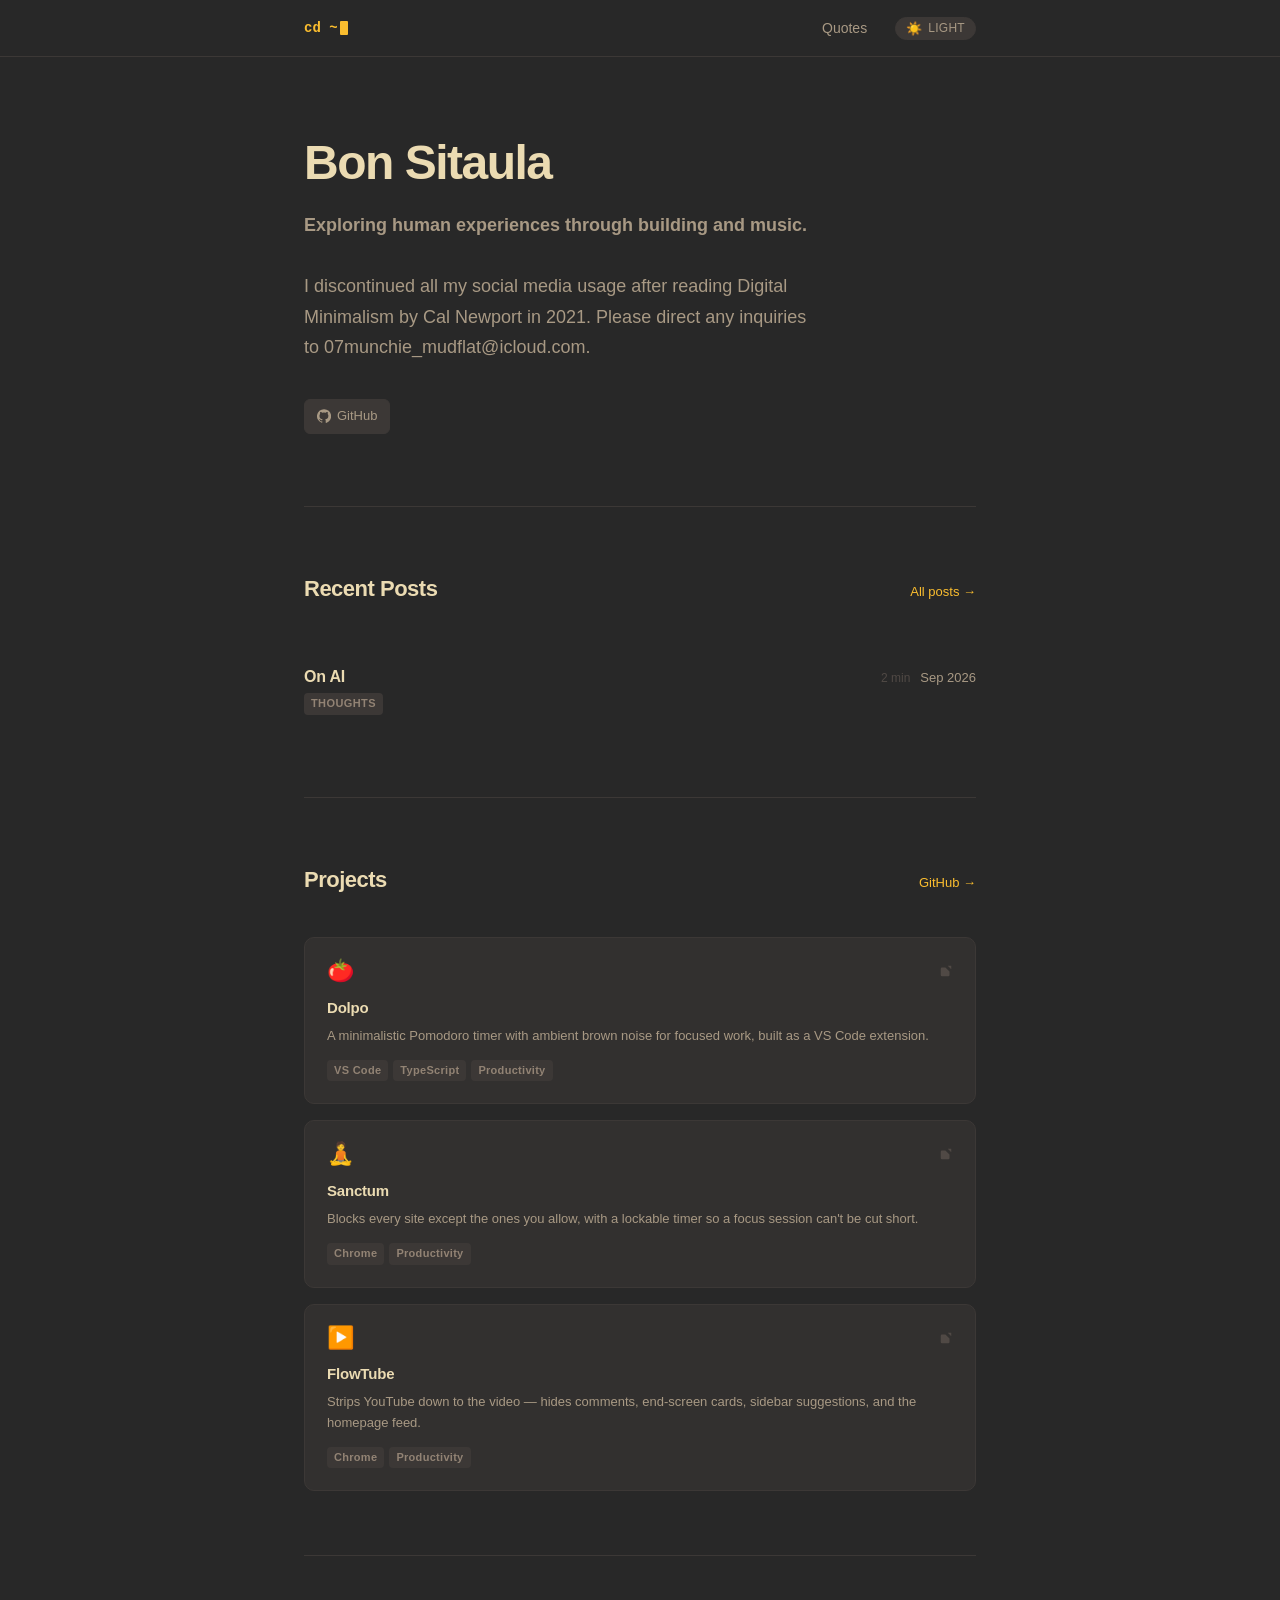
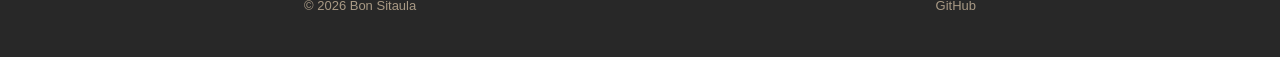
<file: index.html>
<!doctype html>
<html lang="en" data-theme="dark">
  <head>
    <meta charset="UTF-8" />
    <meta name="viewport" content="width=device-width, initial-scale=1.0" />
    <title>Bon Sitaula</title>
    <meta
      name="description"
      content=""
    />
    <style>
      :root[data-theme="dark"] {
        --bg: #282828;
        --bg-subtle: #32302f;
        --border: #3c3836;
        --text: #ebdbb2;
        --text-muted: #a89984;
        --text-faint: #504945;
        --accent: #fabd2f;
        --accent-hover: #d79921;
        --tag-bg: #3c3836;
        --tag-text: #928374;
        --toggle-bg: #3c3836;
        --toggle-icon: "☀️";
        --card-bg: #32302f;
        --card-border: #3c3836;
      }

      :root[data-theme="light"] {
        --bg: #fbf1c7;
        --bg-subtle: #f2e5bc;
        --border: #ebdbb2;
        --text: #3c3836;
        --text-muted: #7c6f64;
        --text-faint: #d5c4a1;
        --accent: #b57614;
        --accent-hover: #af3a03;
        --tag-bg: #ebdbb2;
        --tag-text: #7c6f64;
        --toggle-bg: #ebdbb2;
        --toggle-icon: "🌙";
        --card-bg: #f9f5d7;
        --card-border: #d5c4a1;
      }

      *,
      *::before,
      *::after {
        box-sizing: border-box;
        margin: 0;
        padding: 0;
      }

      html {
        scroll-behavior: smooth;
      }

      body {
        background: var(--bg);
        color: var(--text);
        font-family:
          -apple-system, BlinkMacSystemFont, "Segoe UI", Helvetica, Arial,
          sans-serif;
        font-size: 16px;
        line-height: 1.6;
        transition:
          background 0.25s,
          color 0.25s;
        -webkit-font-smoothing: antialiased;
      }

      a {
        color: inherit;
        text-decoration: none;
      }

      /* ── Layout ── */
      .container {
        max-width: 720px;
        margin: 0 auto;
        padding: 0 24px;
      }

      /* ── Nav ── */
      nav {
        position: sticky;
        top: 0;
        z-index: 100;
        background: var(--bg);
        border-bottom: 1px solid var(--border);
        transition:
          background 0.25s,
          border-color 0.25s;
      }

      nav .inner {
        display: flex;
        align-items: center;
        justify-content: space-between;
        height: 56px;
        max-width: 720px;
        margin: 0 auto;
        padding: 0 24px;
      }

      .nav-logo {
        font-size: 14px;
        font-weight: 600;
        font-family:
          "SFMono-Regular", Consolas, "Liberation Mono", Menlo, monospace;
        color: var(--accent);
        letter-spacing: 0;
        cursor: default;
        user-select: none;
      }

      .nav-logo .cursor {
        display: inline-block;
        width: 8px;
        height: 14px;
        background: var(--accent);
        margin-left: 2px;
        vertical-align: middle;
        border-radius: 1px;
        animation: blink 1.1s step-start infinite;
      }

      @keyframes blink {
        0%,
        100% {
          opacity: 1;
        }
        50% {
          opacity: 0;
        }
      }

      .nav-links {
        display: flex;
        align-items: center;
        gap: 28px;
      }

      .nav-links a {
        font-size: 14px;
        color: var(--text-muted);
        transition: color 0.15s;
      }

      .nav-links a:hover {
        color: var(--text);
      }

      /* ── Theme toggle ── */
      .theme-toggle {
        background: var(--toggle-bg);
        border: 1px solid var(--border);
        border-radius: 20px;
        padding: 4px 10px;
        cursor: pointer;
        font-size: 14px;
        color: var(--text-muted);
        display: flex;
        align-items: center;
        gap: 6px;
        transition:
          background 0.2s,
          border-color 0.2s;
        line-height: 1;
      }

      .theme-toggle:hover {
        color: var(--text);
      }

      .theme-toggle .toggle-icon {
        font-size: 13px;
        line-height: 1;
      }

      .theme-toggle .toggle-label {
        font-size: 12px;
        font-weight: 500;
        letter-spacing: 0.3px;
        text-transform: uppercase;
      }

      /* ── Hero ── */
      .hero {
        padding: 80px 0 72px;
        border-bottom: 1px solid var(--border);
      }

      .hero-eyebrow {
        font-size: 12px;
        font-weight: 600;
        letter-spacing: 1.5px;
        text-transform: uppercase;
        color: var(--accent);
        margin-bottom: 18px;
      }

      .hero h1 {
        font-size: clamp(28px, 5.5vw, 48px);
        font-weight: 800;
        letter-spacing: -1.5px;
        line-height: 1.1;
        white-space: nowrap;
        color: var(--text);
        margin-bottom: 20px;
      }

      .hero-bio {
        font-size: 18px;
        color: var(--text-muted);
        max-width: 520px;
        line-height: 1.7;
        margin-bottom: 36px;
      }

      .hero-bio strong {
        color: var(--text);
        font-weight: 600;
      }

      .social-links {
        display: flex;
        flex-wrap: wrap;
        gap: 10px;
      }

      .social-link {
        display: inline-flex;
        align-items: center;
        gap: 6px;
        font-size: 13px;
        font-weight: 500;
        color: var(--text-muted);
        background: var(--tag-bg);
        border: 1px solid var(--border);
        border-radius: 6px;
        padding: 6px 12px;
        transition:
          color 0.15s,
          border-color 0.15s;
      }

      .social-link:hover {
        color: var(--text);
        border-color: var(--text-muted);
      }

      .social-link svg {
        width: 14px;
        height: 14px;
        flex-shrink: 0;
        fill: currentColor;
      }

      /* ── Sections ── */
      section {
        padding: 64px 0;
        border-bottom: 1px solid var(--border);
      }

      .section-header {
        display: flex;
        align-items: baseline;
        justify-content: space-between;
        margin-bottom: 40px;
      }

      .section-header h2 {
        font-size: 22px;
        font-weight: 700;
        letter-spacing: -0.5px;
      }

      .section-header a {
        font-size: 13px;
        color: var(--accent);
        font-weight: 500;
        transition: color 0.15s;
      }

      .section-header a:hover {
        color: var(--accent-hover);
      }

      /* ── Blog Posts ── */
      .post-list {
        display: flex;
        flex-direction: column;
        gap: 0;
      }

      .post-item {
        display: flex;
        align-items: baseline;
        justify-content: space-between;
        gap: 16px;
        padding: 18px 0;
        border-bottom: 1px solid var(--border);
        transition: background 0.15s;
        cursor: pointer;
      }

      .post-item:last-child {
        border-bottom: none;
      }

      .post-item:hover .post-title {
        color: var(--accent);
      }

      .post-left {
        display: flex;
        flex-direction: column;
        gap: 4px;
        min-width: 0;
      }

      .post-title {
        font-size: 16px;
        font-weight: 600;
        letter-spacing: -0.2px;
        color: var(--text);
        transition: color 0.15s;
        white-space: nowrap;
        overflow: hidden;
        text-overflow: ellipsis;
      }

      .post-tags {
        display: flex;
        gap: 6px;
        flex-wrap: wrap;
      }

      .tag {
        font-size: 11px;
        font-weight: 600;
        letter-spacing: 0.4px;
        text-transform: uppercase;
        color: var(--tag-text);
        background: var(--tag-bg);
        border-radius: 4px;
        padding: 2px 7px;
      }

      .post-meta {
        display: flex;
        align-items: center;
        gap: 10px;
        flex-shrink: 0;
      }

      .post-date {
        font-size: 13px;
        color: var(--text-muted);
        font-variant-numeric: tabular-nums;
        white-space: nowrap;
      }

      .post-read-time {
        font-size: 12px;
        color: var(--text-faint);
        white-space: nowrap;
      }

      /* ── Projects ── */
      .project-grid {
        display: grid;
        grid-template-columns: 1fr;
        gap: 16px;
      }

      @media (max-width: 540px) {
        .project-grid {
          grid-template-columns: 1fr;
        }
      }

      .project-card {
        background: var(--card-bg);
        border: 1px solid var(--card-border);
        border-radius: 10px;
        padding: 22px;
        transition:
          border-color 0.2s,
          transform 0.15s;
        cursor: pointer;
      }

      .project-card:hover {
        border-color: var(--accent);
        transform: translateY(-2px);
      }

      .project-card-top {
        display: flex;
        align-items: flex-start;
        justify-content: space-between;
        margin-bottom: 10px;
      }

      .project-icon {
        font-size: 22px;
        line-height: 1;
      }

      .project-link-icon {
        color: var(--text-faint);
        transition: color 0.15s;
      }

      .project-card:hover .project-link-icon {
        color: var(--accent);
      }

      .project-link-icon svg {
        width: 14px;
        height: 14px;
        fill: currentColor;
      }

      .project-name {
        font-size: 15px;
        font-weight: 700;
        letter-spacing: -0.2px;
        color: var(--text);
        margin-bottom: 6px;
      }

      .project-desc {
        font-size: 13px;
        color: var(--text-muted);
        line-height: 1.55;
        margin-bottom: 14px;
      }

      .project-stack {
        display: flex;
        flex-wrap: wrap;
        gap: 5px;
      }

      .stack-tag {
        font-size: 11px;
        font-weight: 600;
        color: var(--tag-text);
        background: var(--tag-bg);
        border-radius: 4px;
        padding: 2px 7px;
        letter-spacing: 0.3px;
      }

      /* ── Footer ── */
      footer {
        padding: 40px 0;
      }

      .footer-inner {
        display: flex;
        align-items: center;
        justify-content: space-between;
        flex-wrap: wrap;
        gap: 12px;
      }

      .footer-copy {
        font-size: 13px;
        color: var(--text-muted);
      }

      .footer-links {
        display: flex;
        gap: 20px;
      }

      .footer-links a {
        font-size: 13px;
        color: var(--text-muted);
        transition: color 0.15s;
      }

      .footer-links a:hover {
        color: var(--text);
      }

      /* ── Responsive ── */
      @media (max-width: 480px) {
        .nav-links .hide-mobile {
          display: none;
        }
        .post-item {
          flex-direction: column;
          gap: 6px;
        }
        .post-read-time {
          display: none;
        }
        .footer-inner {
          flex-direction: column;
          align-items: flex-start;
        }
      }
    </style>
  </head>
  <body>
    <!-- Nav -->
    <nav>
      <div class="inner">
        <span class="nav-logo">cd ~<span class="cursor"></span></span>
        <div class="nav-links">
          <a href="quotes/index.html" class="hide-mobile">Quotes</a>
          <button
            class="theme-toggle"
            id="themeToggle"
            aria-label="Toggle theme"
          >
            <span class="toggle-icon" id="toggleIcon">☀️</span>
            <span class="toggle-label" id="toggleLabel">Light</span>
          </button>
        </div>
      </div>
    </nav>

    <div class="container">
      <!-- Hero -->
      <header class="hero">
        <h1>Bon Sitaula</h1>
        <p class="hero-bio">
          <b>Exploring human experiences through building and music.</b>
          <br>
          <br>
          I discontinued all my social media usage after reading Digital Minimalism by Cal Newport in 2021. Please direct any inquiries to 07munchie_mudflat@icloud.com.
        </p>
        
        <div class="social-links">
          <a
            href="https://github.com/CuriousCilantro"
            class="social-link"
            target="_blank"
            rel="noopener"
          >
            <svg viewBox="0 0 24 24" xmlns="http://www.w3.org/2000/svg">
              <path
                d="M12 .3a12 12 0 0 0-3.8 23.4c.6.1.8-.3.8-.6v-2c-3.3.7-4-1.6-4-1.6-.6-1.4-1.4-1.8-1.4-1.8-1-.7.1-.7.1-.7 1.2.1 1.8 1.2 1.8 1.2 1 1.8 2.8 1.3 3.5 1 .1-.8.4-1.3.7-1.6-2.7-.3-5.5-1.3-5.5-5.9 0-1.3.5-2.4 1.2-3.2 0-.4-.5-1.5.2-3.2 0 0 1-.3 3.3 1.2a11.5 11.5 0 0 1 6 0c2.3-1.5 3.3-1.2 3.3-1.2.7 1.7.2 2.8.1 3.2.8.8 1.2 1.9 1.2 3.2 0 4.6-2.8 5.6-5.5 5.9.5.4.9 1.2.9 2.3v3.3c0 .3.2.7.8.6A12 12 0 0 0 12 .3"
              />
            </svg>
            GitHub
          </a>
        </div>
      </header>

      <!-- Blog Posts -->
      <section id="posts">
        <div class="section-header">
          <h2>Recent Posts</h2>
          <a href="blog/index.html">All posts →</a>
        </div>
        <div class="post-list" id="posts-list">
          <p style="color: var(--text-muted); font-size: 14px; padding: 18px 0">
            Loading…
          </p>
        </div>
      </section>

      <!-- Projects -->
      <section id="projects">
        <div class="section-header">
          <h2>Projects</h2>
          <a
            href="https://github.com/CuriousCilantro"
            target="_blank"
            rel="noopener"
            >GitHub →</a
          >
        </div>
        <div class="project-grid">
          <a
            href="https://marketplace.visualstudio.com/items?itemName=DolpoLLC.dolpo-vscode"
            class="project-card"
            target="_blank"
            rel="noopener"
          >
            <div class="project-card-top">
              <span class="project-icon">🍅</span>
              <span class="project-link-icon">
                <svg viewBox="0 0 24 24">
                  <path
                    d="M18 13v6a2 2 0 0 1-2 2H5a2 2 0 0 1-2-2V8a2 2 0 0 1 2-2h6M15 3h6v6M10 14 21 3"
                  />
                </svg>
              </span>
            </div>
            <div class="project-name">Dolpo</div>
            <div class="project-desc">
              A minimalistic Pomodoro timer with ambient brown noise for focused
              work, built as a VS Code extension.
            </div>
            <div class="project-stack">
              <span class="stack-tag">VS Code</span>
              <span class="stack-tag">TypeScript</span>
              <span class="stack-tag">Productivity</span>
            </div>
          </a>

          <a
            href="https://chromewebstore.google.com/detail/sanctum-its-time-to-focus/cbibfccpchmdgnamgemdfmoijadjilbn"
            class="project-card"
            target="_blank"
            rel="noopener"
          >
            <div class="project-card-top">
              <span class="project-icon">🧘</span>
              <span class="project-link-icon">
                <svg viewBox="0 0 24 24">
                  <path
                    d="M18 13v6a2 2 0 0 1-2 2H5a2 2 0 0 1-2-2V8a2 2 0 0 1 2-2h6M15 3h6v6M10 14 21 3"
                  />
                </svg>
              </span>
            </div>
            <div class="project-name">Sanctum</div>
            <div class="project-desc">
              Blocks every site except the ones you allow, with a lockable timer
              so a focus session can't be cut short.
            </div>
            <div class="project-stack">
              <span class="stack-tag">Chrome</span>
              <span class="stack-tag">Productivity</span>
            </div>
          </a>

          <a
            href="https://chromewebstore.google.com/detail/flowtube-%E2%80%93-distraction-fr/cppgodeleiojlickmcgobbcdfpjifhdf"
            class="project-card"
            target="_blank"
            rel="noopener"
          >
            <div class="project-card-top">
              <span class="project-icon">▶️</span>
              <span class="project-link-icon">
                <svg viewBox="0 0 24 24">
                  <path
                    d="M18 13v6a2 2 0 0 1-2 2H5a2 2 0 0 1-2-2V8a2 2 0 0 1 2-2h6M15 3h6v6M10 14 21 3"
                  />
                </svg>
              </span>
            </div>
            <div class="project-name">FlowTube</div>
            <div class="project-desc">
              Strips YouTube down to the video — hides comments, end-screen
              cards, sidebar suggestions, and the homepage feed.
            </div>
            <div class="project-stack">
              <span class="stack-tag">Chrome</span>
              <span class="stack-tag">Productivity</span>
            </div>
          </a>
        </div>
      </section>

      <!-- Footer -->
      <footer>
        <div class="footer-inner">
          <span class="footer-copy">© 2026 Bon Sitaula</span>
          <div class="footer-links">
            <a
              href="https://github.com/CuriousCilantro"
              target="_blank"
              rel="noopener"
              >GitHub</a
            >
          </div>
        </div>
      </footer>
    </div>

    <script>
      const toggle = document.getElementById("themeToggle");
      const icon = document.getElementById("toggleIcon");
      const label = document.getElementById("toggleLabel");
      const html = document.documentElement;

      // Persist preference
      const saved = localStorage.getItem("theme");
      if (saved) applyTheme(saved);

      toggle.addEventListener("click", () => {
        const next =
          html.getAttribute("data-theme") === "dark" ? "light" : "dark";
        applyTheme(next);
        localStorage.setItem("theme", next);
      });

      function applyTheme(theme) {
        html.setAttribute("data-theme", theme);
        if (theme === "dark") {
          icon.textContent = "☀️";
          label.textContent = "Light";
        } else {
          icon.textContent = "🌙";
          label.textContent = "Dark";
        }
      }

      // ── Load posts from manifest ───────────────────────────
      fetch("blog/manifest.json")
        .then((r) => r.json())
        .then((posts) => {
          const list = document.getElementById("posts-list");
          list.innerHTML = posts
            .slice(0, 3)
            .map(
              (p) => `
          <a href="blog/post.html?slug=${p.slug}" class="post-item">
            <div class="post-left">
              <span class="post-title">${p.title}</span>
              <div class="post-tags">
                ${p.tags.map((t) => `<span class="tag">${t}</span>`).join("")}
              </div>
            </div>
            <div class="post-meta">
              <span class="post-read-time">${p.readTime}</span>
              <span class="post-date">${p.date}</span>
            </div>
          </a>`,
            )
            .join("");
        })
        .catch(() => {
          document.getElementById("posts-list").innerHTML =
            '<p style="color:var(--text-muted);font-size:14px;padding:18px 0">Could not load posts. Run via a local server to preview.</p>';
        });
    </script>
  </body>
</html>
</file>
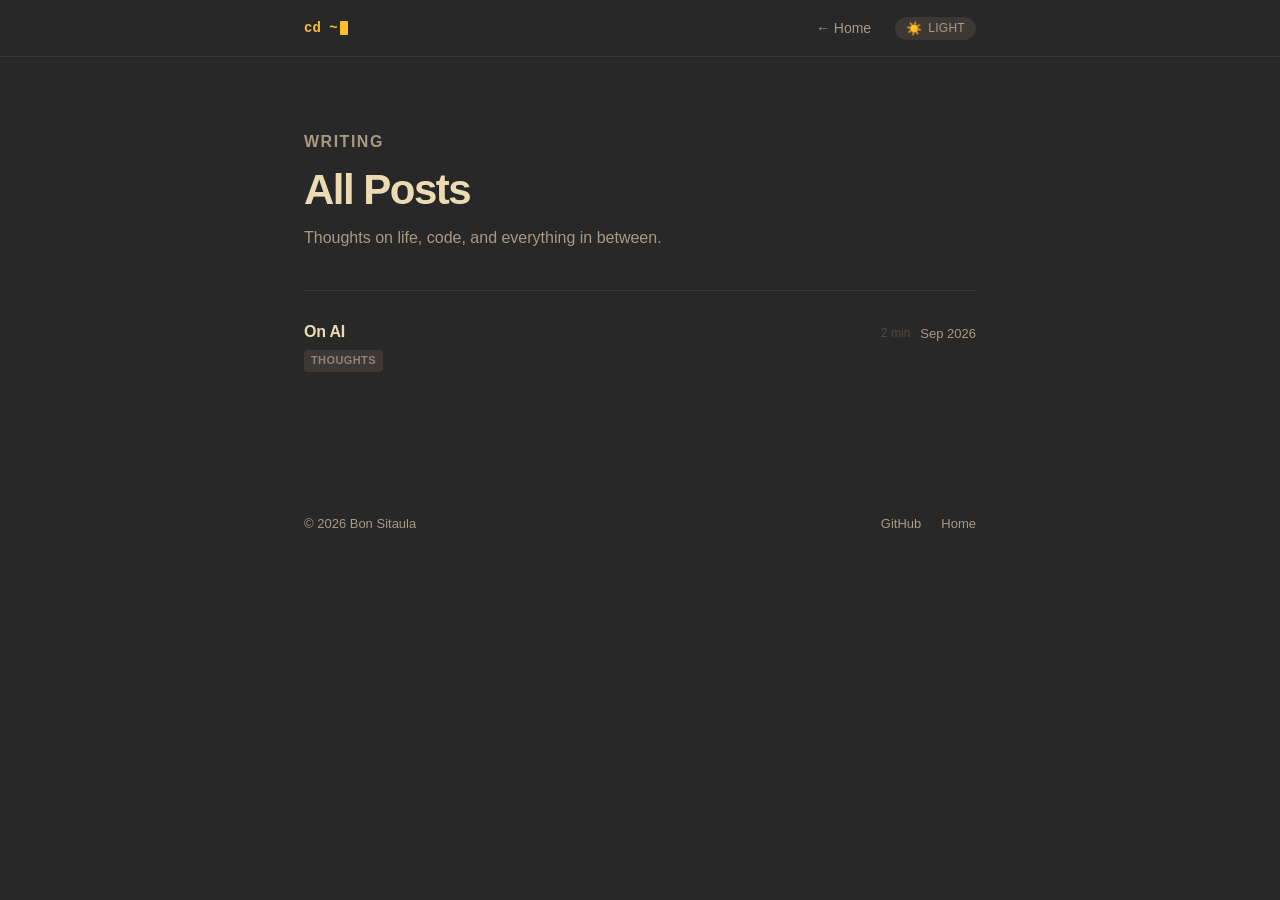
<file: blog/index.html>
<!DOCTYPE html>
<html lang="en" data-theme="dark">
<head>
  <meta charset="UTF-8" />
  <meta name="viewport" content="width=device-width, initial-scale=1.0" />
  <title>All Posts — Bon Sitaula</title>
  <link rel="stylesheet" href="shared.css" />
  <style>
    .page-header {
      padding: 60px 0 40px;
      border-bottom: 1px solid var(--border);
    }
    .page-eyebrow {
      font-size: 12px;
      font-weight: 600;
      letter-spacing: 1.5px;
      text-transform: uppercase;
      color: var(--accent);
      margin-bottom: 12px;
    }
    .page-header h1 {
      font-size: clamp(28px, 5vw, 42px);
      font-weight: 800;
      letter-spacing: -1.5px;
      line-height: 1.1;
    }
    .page-header p {
      margin-top: 12px;
      font-size: 16px;
      color: var(--text-muted);
    }
    .post-list { padding: 8px 0 64px; }
    .post-item {
      display: flex;
      align-items: baseline;
      justify-content: space-between;
      gap: 16px;
      padding: 20px 0;
      border-bottom: 1px solid var(--border);
      text-decoration: none;
      color: inherit;
    }
    .post-item:last-child { border-bottom: none; }
    .post-item:hover .post-title { color: var(--accent); }
    .post-left { display: flex; flex-direction: column; gap: 5px; min-width: 0; }
    .post-title {
      font-size: 16px;
      font-weight: 600;
      letter-spacing: -0.2px;
      color: var(--text);
      transition: color 0.15s;
    }
    .post-tags { display: flex; gap: 6px; flex-wrap: wrap; }
    .tag {
      font-size: 11px; font-weight: 600; letter-spacing: 0.4px;
      text-transform: uppercase; color: var(--tag-text);
      background: var(--tag-bg); border-radius: 4px; padding: 2px 7px;
    }
    .post-meta { display: flex; align-items: center; gap: 10px; flex-shrink: 0; }
    .post-date { font-size: 13px; color: var(--text-muted); white-space: nowrap; }
    .post-read-time { font-size: 12px; color: var(--text-faint); white-space: nowrap; }
    @media (max-width: 480px) {
      .post-item { flex-direction: column; gap: 6px; }
      .post-read-time { display: none; }
    }
  </style>
</head>
<body>
  <nav>
    <div class="inner">
      <span class="nav-logo">cd ~<span class="cursor"></span></span>
      <div class="nav-links">
        <a href="../index.html" class="back-link hide-mobile">← Home</a>
        <button class="theme-toggle" id="themeToggle" aria-label="Toggle theme">
          <span class="toggle-icon" id="toggleIcon">☀️</span>
          <span class="toggle-label" id="toggleLabel">Light</span>
        </button>
      </div>
    </div>
  </nav>

  <div class="container">
    <header class="page-header">
      <p class="page-eyebrow">Writing</p>
      <h1>All Posts</h1>
      <p>Thoughts on life, code, and everything in between.</p>
    </header>

    <div class="post-list" id="posts-list">
      <p style="color:var(--text-muted);font-size:14px;padding:20px 0">Loading…</p>
    </div>

    <footer>
      <div class="footer-inner">
        <span class="footer-copy">© 2026 Bon Sitaula</span>
        <div class="footer-links">
          <a href="https://github.com/CuriousCilantro" target="_blank" rel="noopener">GitHub</a>
          <a href="../index.html">Home</a>
        </div>
      </div>
    </footer>
  </div>

  <script>
    const toggle = document.getElementById('themeToggle');
    const icon = document.getElementById('toggleIcon');
    const label = document.getElementById('toggleLabel');
    const html = document.documentElement;
    const saved = localStorage.getItem('theme');
    if (saved) applyTheme(saved);
    toggle.addEventListener('click', () => {
      const next = html.getAttribute('data-theme') === 'dark' ? 'light' : 'dark';
      applyTheme(next);
      localStorage.setItem('theme', next);
    });
    function applyTheme(theme) {
      html.setAttribute('data-theme', theme);
      icon.textContent = theme === 'dark' ? '☀️' : '🌙';
      label.textContent = theme === 'dark' ? 'Light' : 'Dark';
    }

    fetch('manifest.json')
      .then(r => r.json())
      .then(posts => {
        document.getElementById('posts-list').innerHTML = posts.map(p => `
          <a href="post.html?slug=${p.slug}" class="post-item">
            <div class="post-left">
              <span class="post-title">${p.title}</span>
              <div class="post-tags">
                ${p.tags.map(t => `<span class="tag">${t}</span>`).join('')}
              </div>
            </div>
            <div class="post-meta">
              <span class="post-read-time">${p.readTime}</span>
              <span class="post-date">${p.date}</span>
            </div>
          </a>`).join('');
      });
  </script>
</body>
</html>
</file>
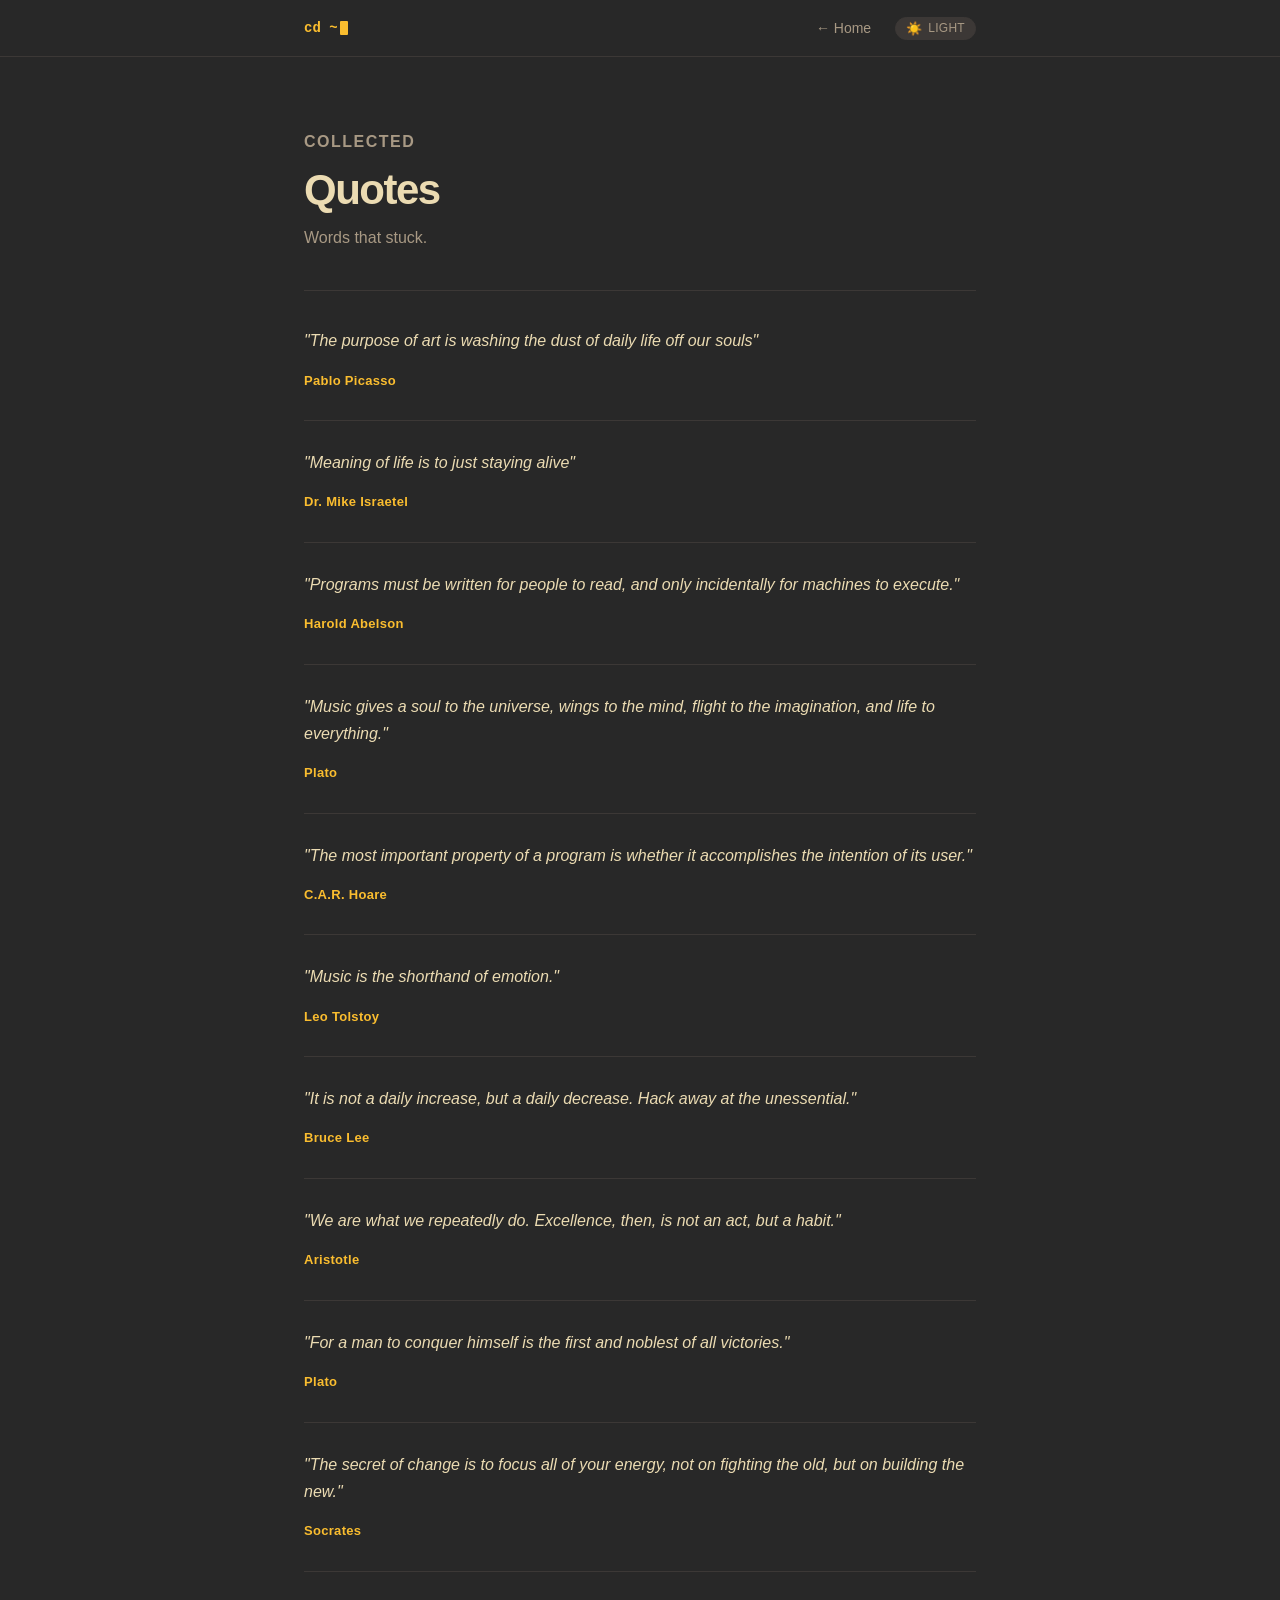
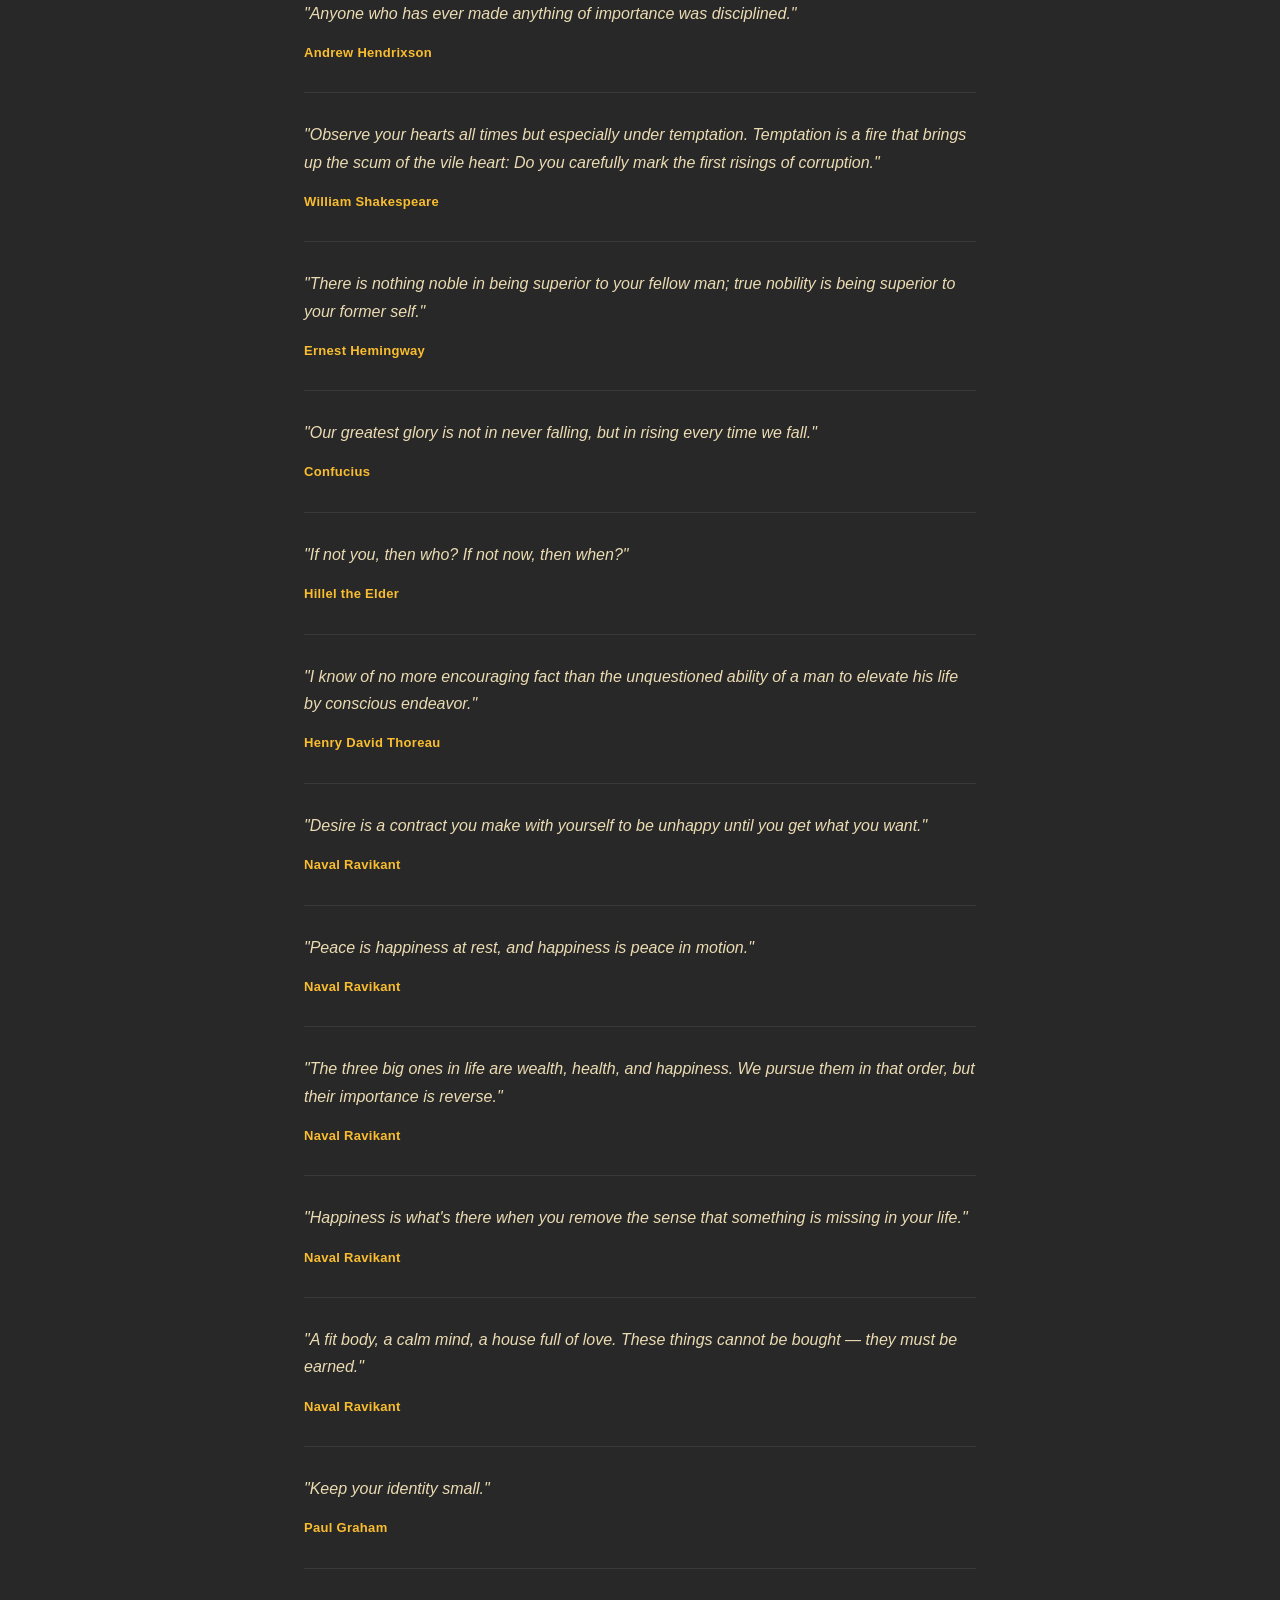
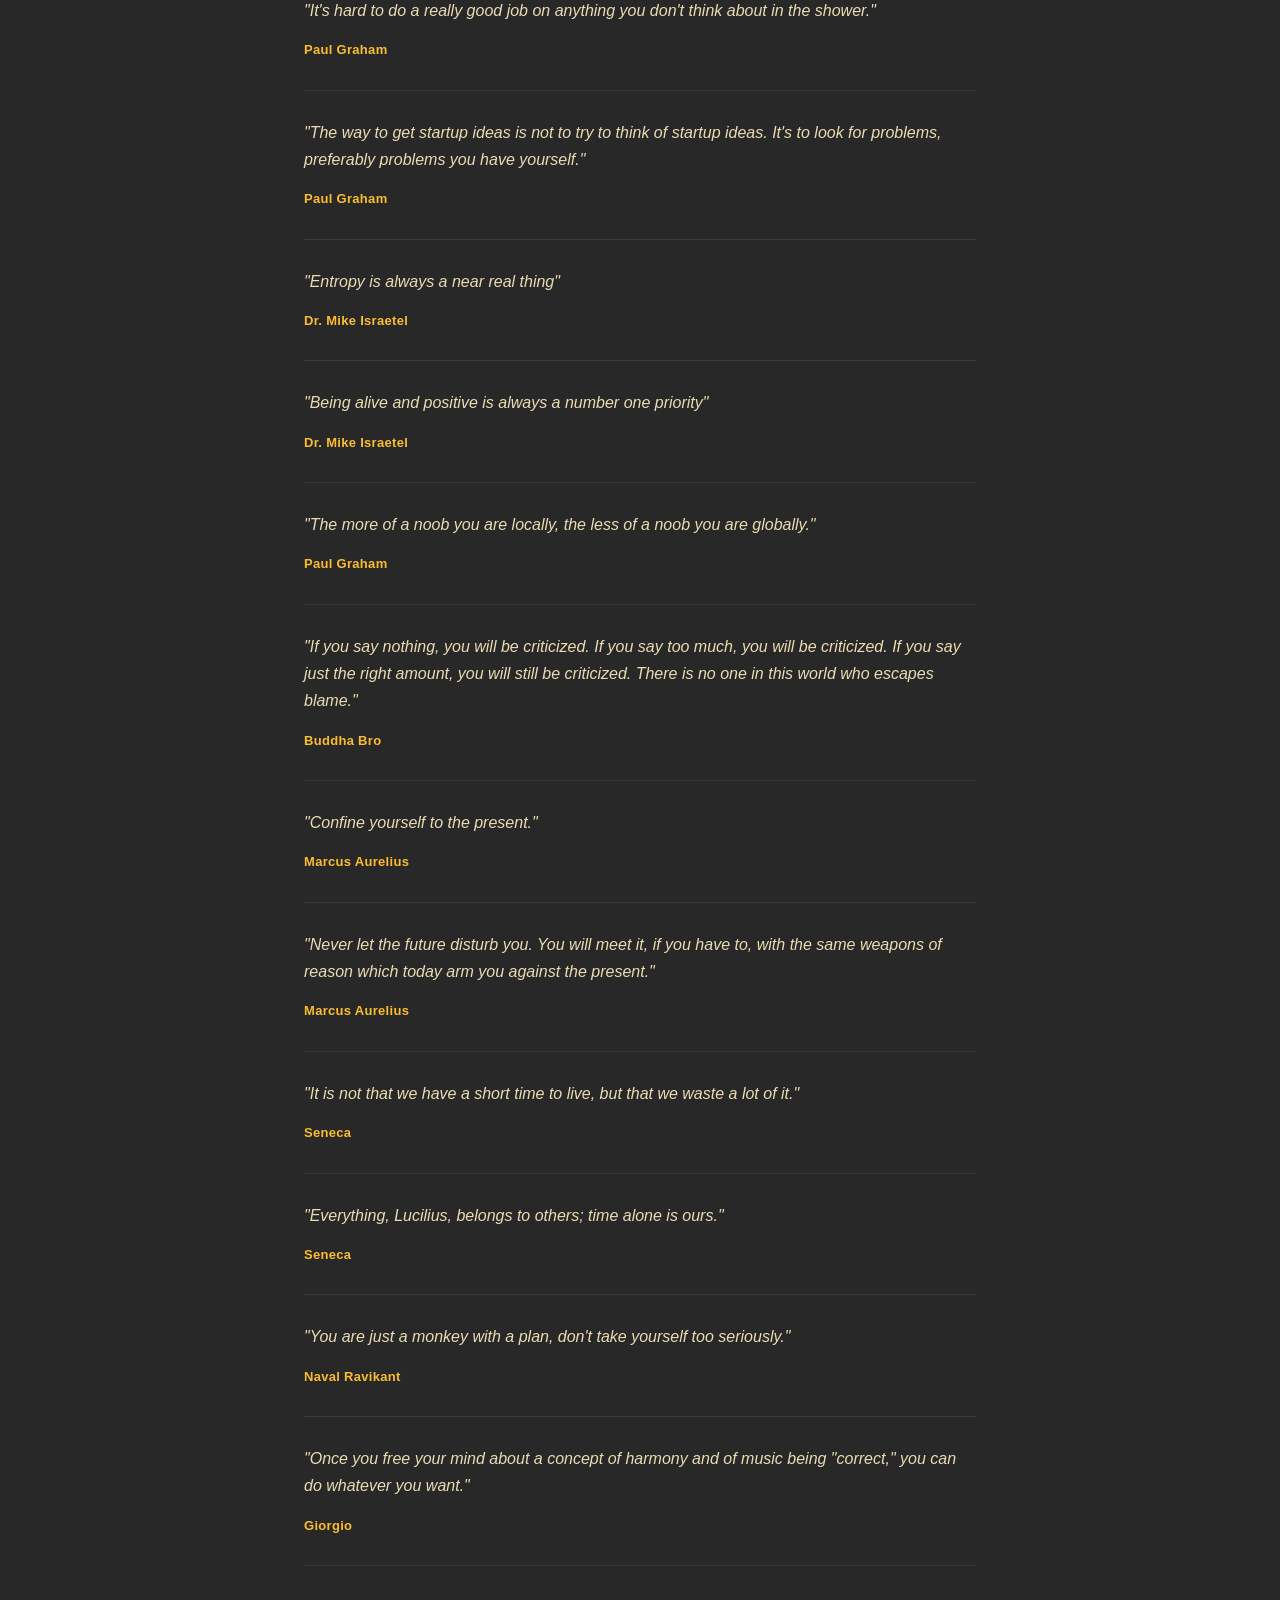
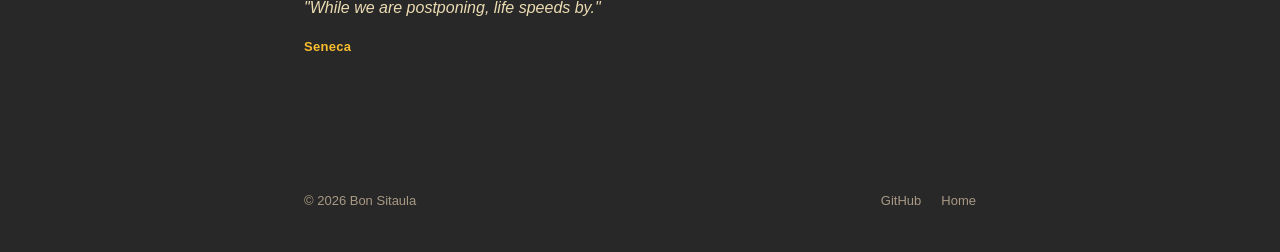
<file: quotes/index.html>
<!doctype html>
<html lang="en" data-theme="dark">
  <head>
    <meta charset="UTF-8" />
    <meta name="viewport" content="width=device-width, initial-scale=1.0" />
    <title>Quotes — Bon Sitaula</title>
    <link rel="stylesheet" href="../blog/shared.css" />
    <style>
      .page-header {
        padding: 60px 0 40px;
        border-bottom: 1px solid var(--border);
      }
      .page-eyebrow {
        font-size: 12px;
        font-weight: 600;
        letter-spacing: 1.5px;
        text-transform: uppercase;
        color: var(--accent);
        margin-bottom: 12px;
      }
      .page-header h1 {
        font-size: clamp(28px, 5vw, 42px);
        font-weight: 800;
        letter-spacing: -1.5px;
        line-height: 1.1;
      }
      .page-header p {
        margin-top: 12px;
        font-size: 16px;
        color: var(--text-muted);
      }

      .quotes-list {
        padding: 8px 0 64px;
        display: flex;
        flex-direction: column;
        gap: 0;
      }

      .quote-item {
        margin: 0;
        padding: 28px 0;
        border-bottom: 1px solid var(--border);
      }

      .quote-item:last-child {
        border-bottom: none;
      }

      .quote-text {
        font-size: 16px;
        line-height: 1.7;
        color: var(--text);
        font-style: italic;
        margin: 0 0 12px 0;
      }

      .quote-author {
        font-size: 13px;
        font-weight: 600;
        color: var(--accent);
        letter-spacing: 0.3px;
        font-style: normal;
      }
    </style>
  </head>
  <body>
    <nav>
      <div class="inner">
        <span class="nav-logo">cd ~<span class="cursor"></span></span>
        <div class="nav-links">
          <a href="../index.html" class="back-link hide-mobile">← Home</a>
          <button
            class="theme-toggle"
            id="themeToggle"
            aria-label="Toggle theme"
          >
            <span class="toggle-icon" id="toggleIcon">☀️</span>
            <span class="toggle-label" id="toggleLabel">Light</span>
          </button>
        </div>
      </div>
    </nav>

    <div class="container">
      <header class="page-header">
        <p class="page-eyebrow">Collected</p>
        <h1>Quotes</h1>
        <p>Words that stuck.</p>
      </header>

      <div class="quotes-list">
        <blockquote class="quote-item">
          <p class="quote-text">
            "The purpose of art is washing the dust of daily life off our souls"
          </p>
          <cite class="quote-author">Pablo Picasso</cite>
        </blockquote>

        <blockquote class="quote-item">
          <p class="quote-text">"Meaning of life is to just staying alive"</p>
          <cite class="quote-author">Dr. Mike Israetel</cite>
        </blockquote>
        <blockquote class="quote-item">
          <p class="quote-text">
            "Programs must be written for people to read, and only incidentally
            for machines to execute."
          </p>
          <cite class="quote-author">Harold Abelson</cite>
        </blockquote>

        <blockquote class="quote-item">
          <p class="quote-text">
            "Music gives a soul to the universe, wings to the mind, flight to
            the imagination, and life to everything."
          </p>
          <cite class="quote-author">Plato</cite>
        </blockquote>

        <blockquote class="quote-item">
          <p class="quote-text">
            "The most important property of a program is whether it accomplishes
            the intention of its user."
          </p>
          <cite class="quote-author">C.A.R. Hoare</cite>
        </blockquote>

        <blockquote class="quote-item">
          <p class="quote-text">"Music is the shorthand of emotion."</p>
          <cite class="quote-author">Leo Tolstoy</cite>
        </blockquote>

        <blockquote class="quote-item">
          <p class="quote-text">
            "It is not a daily increase, but a daily decrease. Hack away at the
            unessential."
          </p>
          <cite class="quote-author">Bruce Lee</cite>
        </blockquote>

        <blockquote class="quote-item">
          <p class="quote-text">
            "We are what we repeatedly do. Excellence, then, is not an act, but
            a habit."
          </p>
          <cite class="quote-author">Aristotle</cite>
        </blockquote>

        <blockquote class="quote-item">
          <p class="quote-text">
            "For a man to conquer himself is the first and noblest of all
            victories."
          </p>
          <cite class="quote-author">Plato</cite>
        </blockquote>

        <blockquote class="quote-item">
          <p class="quote-text">
            "The secret of change is to focus all of your energy, not on
            fighting the old, but on building the new."
          </p>
          <cite class="quote-author">Socrates</cite>
        </blockquote>

        <blockquote class="quote-item">
          <p class="quote-text">
            "Anyone who has ever made anything of importance was disciplined."
          </p>
          <cite class="quote-author">Andrew Hendrixson</cite>
        </blockquote>

        <blockquote class="quote-item">
          <p class="quote-text">
            "Observe your hearts all times but especially under temptation.
            Temptation is a fire that brings up the scum of the vile heart: Do
            you carefully mark the first risings of corruption."
          </p>
          <cite class="quote-author">William Shakespeare</cite>
        </blockquote>

        <blockquote class="quote-item">
          <p class="quote-text">
            "There is nothing noble in being superior to your fellow man; true
            nobility is being superior to your former self."
          </p>
          <cite class="quote-author">Ernest Hemingway</cite>
        </blockquote>

        <blockquote class="quote-item">
          <p class="quote-text">
            "Our greatest glory is not in never falling, but in rising every
            time we fall."
          </p>
          <cite class="quote-author">Confucius</cite>
        </blockquote>

        <blockquote class="quote-item">
          <p class="quote-text">
            "If not you, then who? If not now, then when?"
          </p>
          <cite class="quote-author">Hillel the Elder</cite>
        </blockquote>

        <blockquote class="quote-item">
          <p class="quote-text">
            "I know of no more encouraging fact than the unquestioned ability of
            a man to elevate his life by conscious endeavor."
          </p>
          <cite class="quote-author">Henry David Thoreau</cite>
        </blockquote>

        <blockquote class="quote-item">
          <p class="quote-text">
            "Desire is a contract you make with yourself to be unhappy until you
            get what you want."
          </p>
          <cite class="quote-author">Naval Ravikant</cite>
        </blockquote>

        <blockquote class="quote-item">
          <p class="quote-text">
            "Peace is happiness at rest, and happiness is peace in motion."
          </p>
          <cite class="quote-author">Naval Ravikant</cite>
        </blockquote>

        <blockquote class="quote-item">
          <p class="quote-text">
            "The three big ones in life are wealth, health, and happiness. We
            pursue them in that order, but their importance is reverse."
          </p>
          <cite class="quote-author">Naval Ravikant</cite>
        </blockquote>

        <blockquote class="quote-item">
          <p class="quote-text">
            "Happiness is what's there when you remove the sense that something
            is missing in your life."
          </p>
          <cite class="quote-author">Naval Ravikant</cite>
        </blockquote>

        <blockquote class="quote-item">
          <p class="quote-text">
            "A fit body, a calm mind, a house full of love. These things cannot
            be bought — they must be earned."
          </p>
          <cite class="quote-author">Naval Ravikant</cite>
        </blockquote>

        <blockquote class="quote-item">
          <p class="quote-text">"Keep your identity small."</p>
          <cite class="quote-author">Paul Graham</cite>
        </blockquote>

        <blockquote class="quote-item">
          <p class="quote-text">
            "It's hard to do a really good job on anything you don't think about
            in the shower."
          </p>
          <cite class="quote-author">Paul Graham</cite>
        </blockquote>

        <blockquote class="quote-item">
          <p class="quote-text">
            "The way to get startup ideas is not to try to think of startup
            ideas. It's to look for problems, preferably problems you have
            yourself."
          </p>
          <cite class="quote-author">Paul Graham</cite>
        </blockquote>
        <blockquote class="quote-item">
          <p class="quote-text">"Entropy is always a near real thing"</p>
          <cite class="quote-author">Dr. Mike Israetel</cite>
        </blockquote>

        <blockquote class="quote-item">
          <p class="quote-text">
            "Being alive and positive is always a number one priority"
          </p>
          <cite class="quote-author">Dr. Mike Israetel</cite>
        </blockquote>

        <blockquote class="quote-item">
          <p class="quote-text">
            "The more of a noob you are locally, the less of a noob you are
            globally."
          </p>
          <cite class="quote-author">Paul Graham</cite>
        </blockquote>

        <blockquote class="quote-item">
          <p class="quote-text">
            "If you say nothing, you will be criticized. If you say too much,
            you will be criticized. If you say just the right amount, you will
            still be criticized. There is no one in this world who escapes
            blame."
          </p>
          <cite class="quote-author">Buddha Bro</cite>
        </blockquote>

        <blockquote class="quote-item">
          <p class="quote-text">"Confine yourself to the present."</p>
          <cite class="quote-author">Marcus Aurelius</cite>
        </blockquote>

        <blockquote class="quote-item">
          <p class="quote-text">
            "Never let the future disturb you. You will meet it, if you have to,
            with the same weapons of reason which today arm you against the
            present."
          </p>
          <cite class="quote-author">Marcus Aurelius</cite>
        </blockquote>

        <blockquote class="quote-item">
          <p class="quote-text">
            "It is not that we have a short time to live, but that we waste a
            lot of it."
          </p>
          <cite class="quote-author">Seneca</cite>
        </blockquote>

        <blockquote class="quote-item">
          <p class="quote-text">
            "Everything, Lucilius, belongs to others; time alone is ours."
          </p>
          <cite class="quote-author">Seneca</cite>
        </blockquote>

        <blockquote class="quote-item">
          <p class="quote-text">
            "You are just a monkey with a plan, don't take yourself too
            seriously."
          </p>
          <cite class="quote-author">Naval Ravikant</cite>
        </blockquote>

        <blockquote class="quote-item">
          <p class="quote-text">
            "Once you free your mind about a concept of harmony and of music
            being "correct," you can do whatever you want."
          </p>
          <cite class="quote-author">Giorgio</cite>
        </blockquote>

        <blockquote class="quote-item">
          <p class="quote-text">"While we are postponing, life speeds by."</p>
          <cite class="quote-author">Seneca</cite>
        </blockquote>
      </div>

      <footer>
        <div class="footer-inner">
          <span class="footer-copy">© 2026 Bon Sitaula</span>
          <div class="footer-links">
            <a
              href="https://github.com/CuriousCilantro"
              target="_blank"
              rel="noopener"
              >GitHub</a
            >
            <a href="../index.html">Home</a>
          </div>
        </div>
      </footer>
    </div>

    <script>
      const toggle = document.getElementById("themeToggle");
      const icon = document.getElementById("toggleIcon");
      const label = document.getElementById("toggleLabel");
      const html = document.documentElement;
      const saved = localStorage.getItem("theme");
      if (saved) applyTheme(saved);
      toggle.addEventListener("click", () => {
        const next =
          html.getAttribute("data-theme") === "dark" ? "light" : "dark";
        applyTheme(next);
        localStorage.setItem("theme", next);
      });
      function applyTheme(theme) {
        html.setAttribute("data-theme", theme);
        icon.textContent = theme === "dark" ? "☀️" : "🌙";
        label.textContent = theme === "dark" ? "Light" : "Dark";
      }
    </script>
  </body>
</html>
</file>
<file: blog/shared.css>
:root[data-theme="dark"] {
  --bg: #282828;
  --bg-subtle: #32302f;
  --border: #3c3836;
  --text: #ebdbb2;
  --text-muted: #a89984;
  --text-faint: #504945;
  --accent: #fabd2f;
  --accent-hover: #d79921;
  --tag-bg: #3c3836;
  --tag-text: #928374;
  --toggle-bg: #3c3836;
  --card-bg: #32302f;
  --card-border: #3c3836;
  --code-bg: #1d2021;
  --code-border: #3c3836;
  --blockquote-border: #d79921;
}

:root[data-theme="light"] {
  --bg: #fbf1c7;
  --bg-subtle: #f2e5bc;
  --border: #ebdbb2;
  --text: #3c3836;
  --text-muted: #7c6f64;
  --text-faint: #d5c4a1;
  --accent: #b57614;
  --accent-hover: #af3a03;
  --tag-bg: #ebdbb2;
  --tag-text: #7c6f64;
  --toggle-bg: #ebdbb2;
  --card-bg: #f9f5d7;
  --card-border: #d5c4a1;
  --code-bg: #f2e5bc;
  --code-border: #d5c4a1;
  --blockquote-border: #b57614;
}

*, *::before, *::after { box-sizing: border-box; margin: 0; padding: 0; }
html { scroll-behavior: smooth; }

body {
  background: var(--bg);
  color: var(--text);
  font-family: -apple-system, BlinkMacSystemFont, "Segoe UI", Helvetica, Arial, sans-serif;
  font-size: 16px;
  line-height: 1.6;
  transition: background 0.25s, color 0.25s;
  -webkit-font-smoothing: antialiased;
}

a { color: inherit; text-decoration: none; }

.container { max-width: 720px; margin: 0 auto; padding: 0 24px; }

/* Nav */
nav {
  position: sticky; top: 0; z-index: 100;
  background: var(--bg);
  border-bottom: 1px solid var(--border);
  transition: background 0.25s, border-color 0.25s;
}
nav .inner {
  display: flex; align-items: center; justify-content: space-between;
  height: 56px; max-width: 720px; margin: 0 auto; padding: 0 24px;
}
.nav-logo {
  font-size: 14px; font-weight: 600;
  font-family: "SFMono-Regular", Consolas, "Liberation Mono", Menlo, monospace;
  color: var(--accent); cursor: default; user-select: none;
}
.nav-logo .cursor {
  display: inline-block; width: 8px; height: 14px;
  background: var(--accent); margin-left: 2px; vertical-align: middle;
  border-radius: 1px; animation: blink 1.1s step-start infinite;
}
@keyframes blink { 0%, 100% { opacity: 1; } 50% { opacity: 0; } }

.nav-links { display: flex; align-items: center; gap: 24px; }
.nav-links a { font-size: 14px; color: var(--text-muted); transition: color 0.15s; }
.nav-links a:hover { color: var(--text); }
.back-link { display: inline-flex; align-items: center; gap: 5px; font-size: 14px; color: var(--text-muted); transition: color 0.15s; }
.back-link:hover { color: var(--text); }

/* Theme toggle */
.theme-toggle {
  background: var(--toggle-bg); border: 1px solid var(--border); border-radius: 20px;
  padding: 4px 10px; cursor: pointer; font-size: 14px; color: var(--text-muted);
  display: flex; align-items: center; gap: 6px; transition: background 0.2s, border-color 0.2s; line-height: 1;
}
.theme-toggle:hover { color: var(--text); }
.theme-toggle .toggle-icon { font-size: 13px; line-height: 1; }
.theme-toggle .toggle-label { font-size: 12px; font-weight: 500; letter-spacing: 0.3px; text-transform: uppercase; }

/* Article */
.post-header { padding: 60px 0 40px; border-bottom: 1px solid var(--border); }
.post-tags { display: flex; gap: 6px; margin-bottom: 18px; }
.tag {
  font-size: 11px; font-weight: 600; letter-spacing: 0.4px; text-transform: uppercase;
  color: var(--tag-text); background: var(--tag-bg); border-radius: 4px; padding: 2px 7px;
}
.post-header h1 {
  font-size: clamp(26px, 5vw, 40px); font-weight: 800; letter-spacing: -1.5px;
  line-height: 1.15; margin-bottom: 16px;
}
.post-meta-line {
  display: flex; align-items: center; gap: 14px;
  font-size: 13px; color: var(--text-muted);
}
.meta-sep { color: var(--text-faint); }

/* Article body */
.post-body { padding: 48px 0 64px; border-bottom: 1px solid var(--border); }
.post-body h2 {
  font-size: 20px; font-weight: 700; letter-spacing: -0.4px;
  margin: 48px 0 16px; color: var(--text);
}
.post-body h3 {
  font-size: 17px; font-weight: 700; margin: 32px 0 12px; color: var(--text);
}
.post-body p { margin-bottom: 20px; color: var(--text); line-height: 1.75; }
.post-body ul, .post-body ol {
  margin: 0 0 20px 24px; color: var(--text); line-height: 1.75;
}
.post-body li { margin-bottom: 6px; }
.post-body strong { font-weight: 600; }
.post-body em { font-style: italic; color: var(--text-muted); }

.post-body pre {
  background: var(--code-bg); border: 1px solid var(--code-border);
  border-radius: 8px; padding: 20px 22px; overflow-x: auto;
  margin: 24px 0; font-size: 13.5px; line-height: 1.65;
}
.post-body code {
  font-family: "SFMono-Regular", Consolas, "Liberation Mono", Menlo, monospace;
}
.post-body p code, .post-body li code {
  background: var(--code-bg); border: 1px solid var(--code-border);
  border-radius: 4px; padding: 2px 6px; font-size: 13px;
}
.post-body blockquote {
  border-left: 3px solid var(--accent); margin: 24px 0;
  padding: 4px 0 4px 20px; color: var(--text-muted); font-style: italic;
}
.post-body hr { border: none; border-top: 1px solid var(--border); margin: 40px 0; }

/* Footer */
footer { padding: 40px 0; }
.footer-inner {
  display: flex; align-items: center; justify-content: space-between;
  flex-wrap: wrap; gap: 12px;
}
.footer-copy { font-size: 13px; color: var(--text-muted); }
.footer-links { display: flex; gap: 20px; }
.footer-links a { font-size: 13px; color: var(--text-muted); transition: color 0.15s; }
.footer-links a:hover { color: var(--text); }

@media (max-width: 480px) {
  .nav-links .hide-mobile { display: none; }
  .footer-inner { flex-direction: column; align-items: flex-start; }
}
</file>
